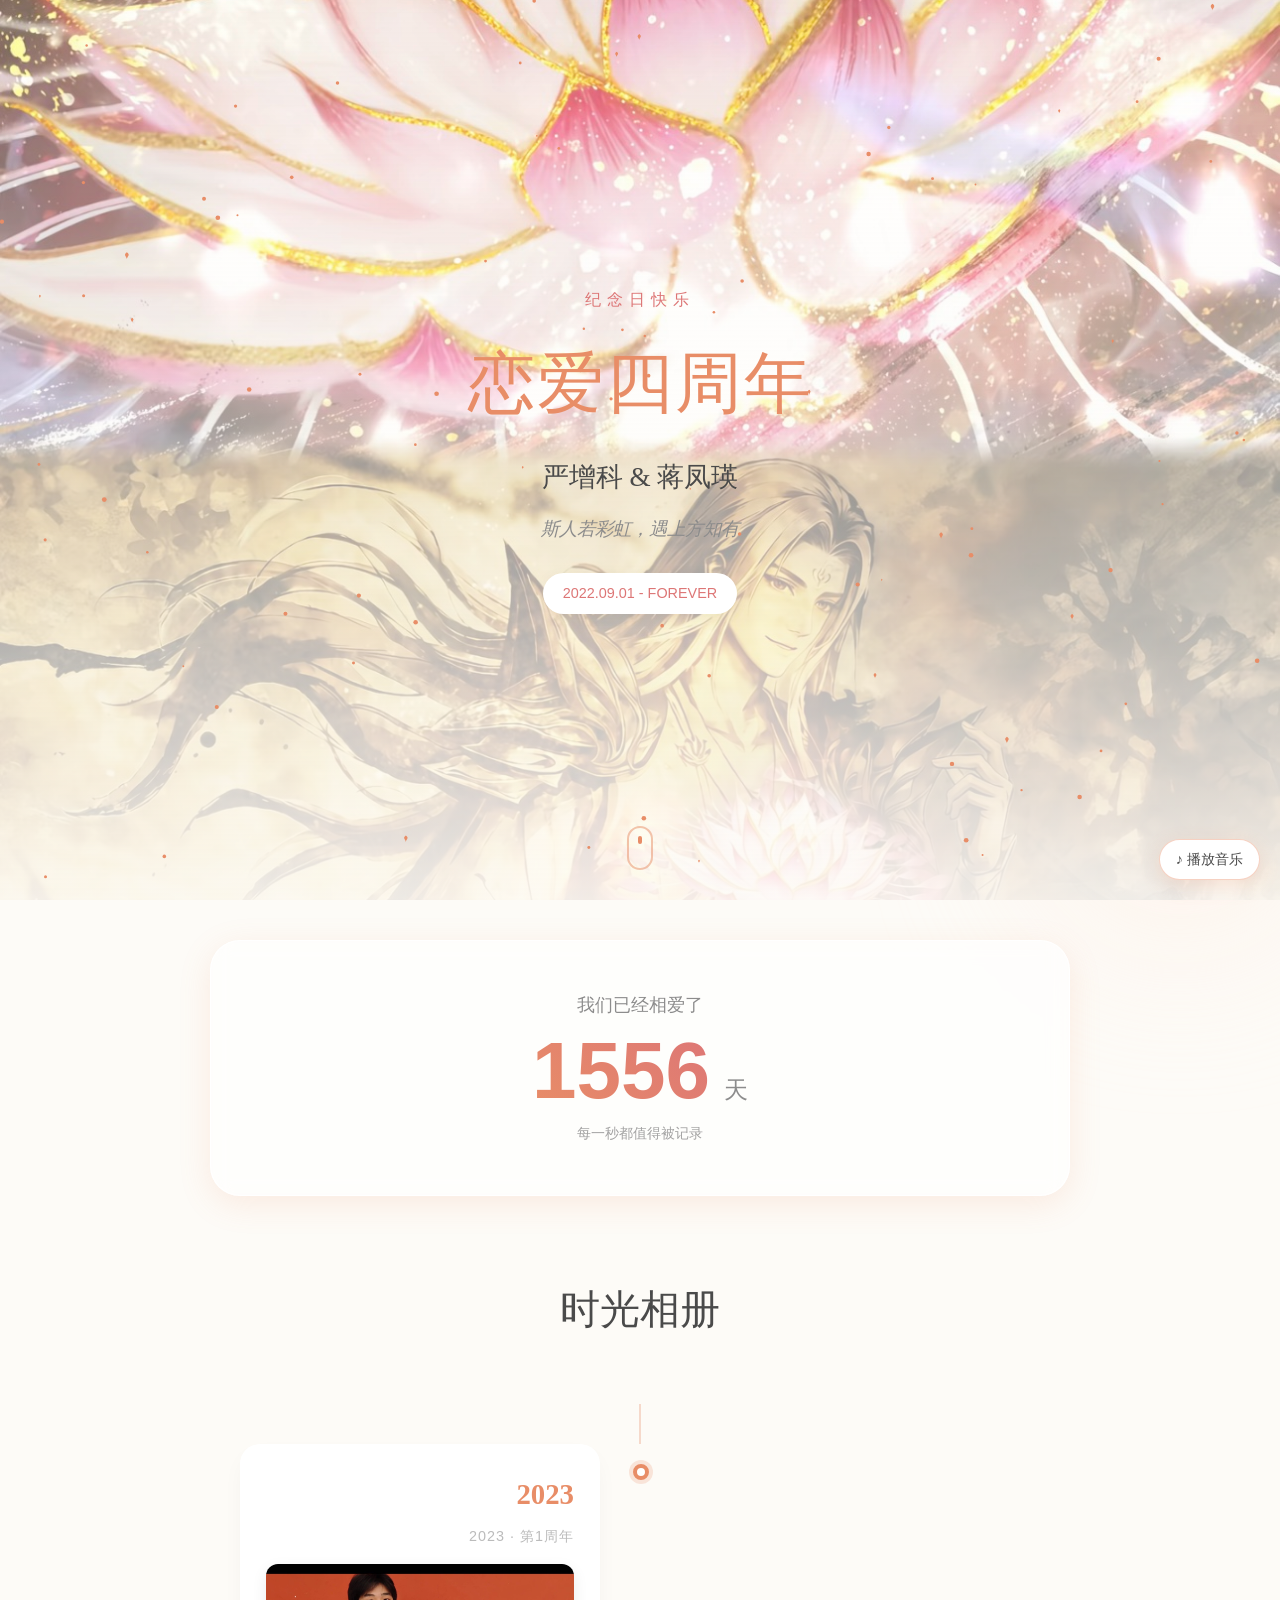
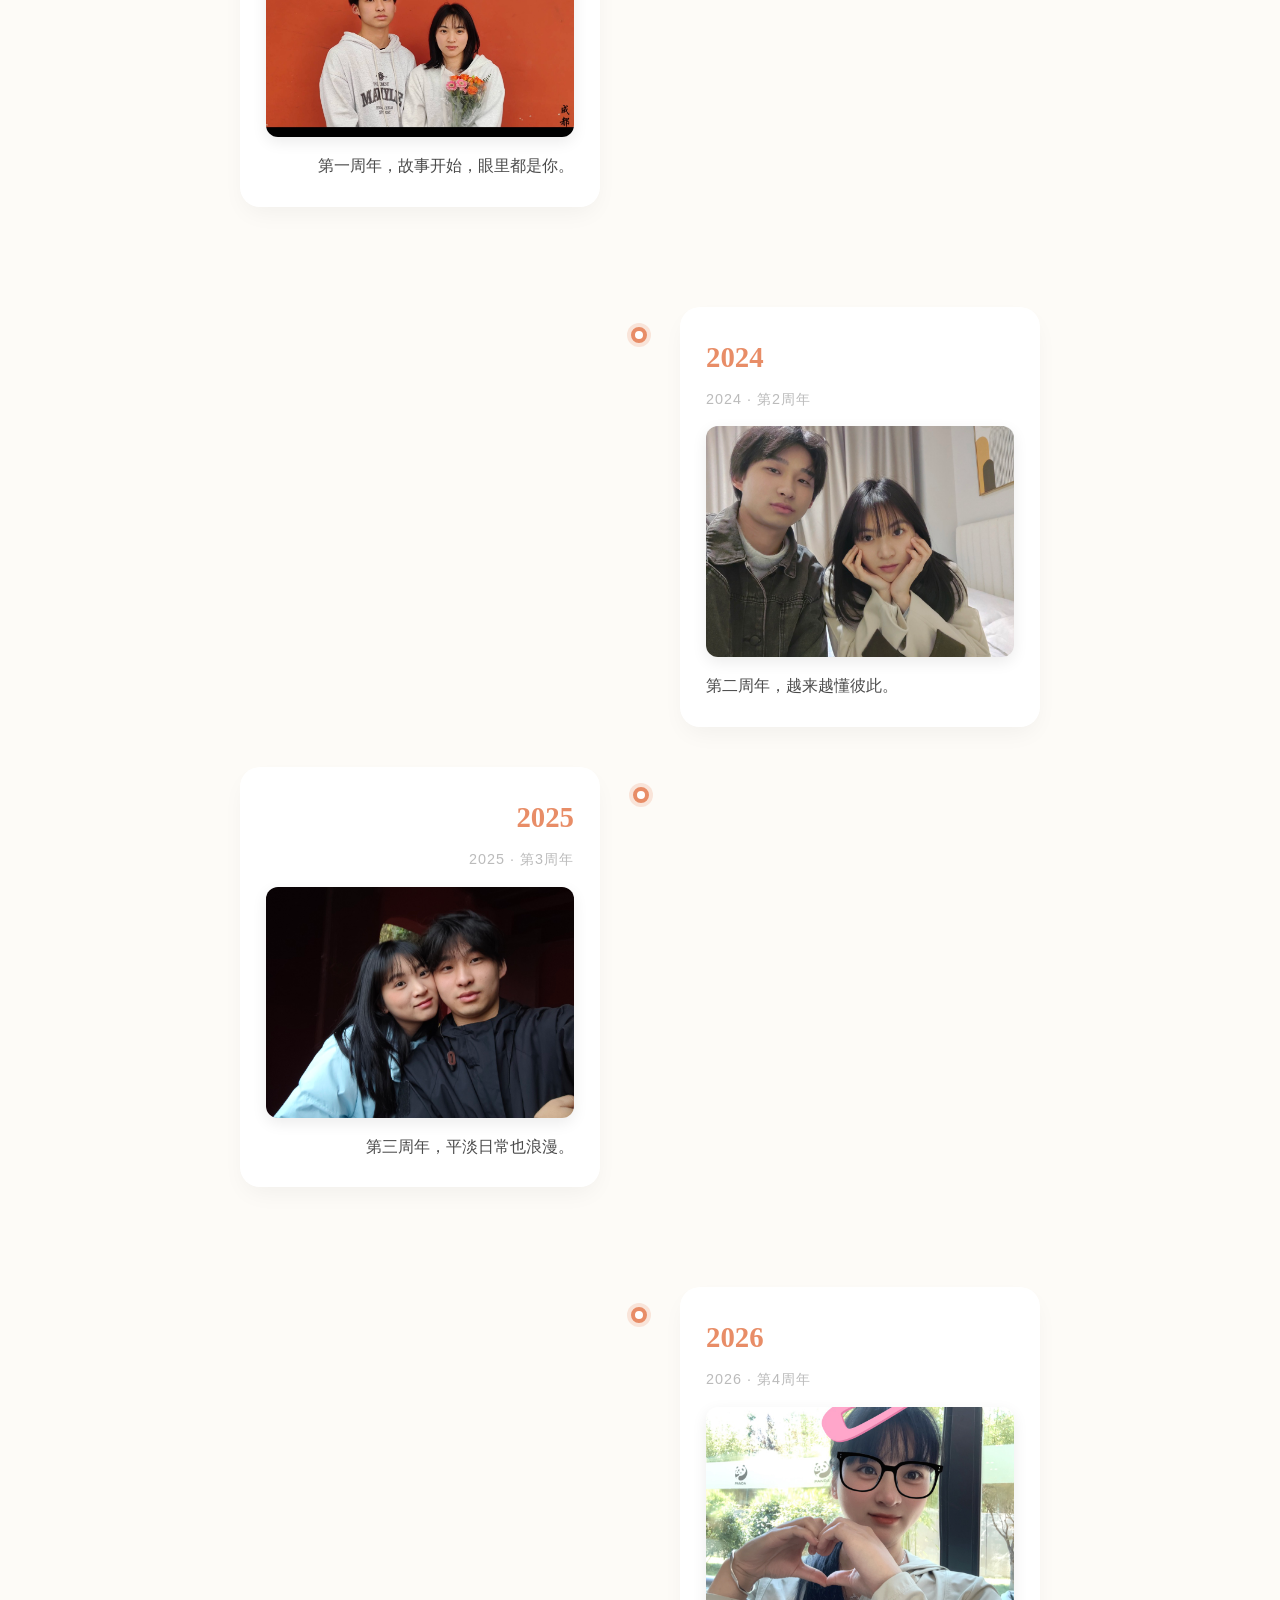
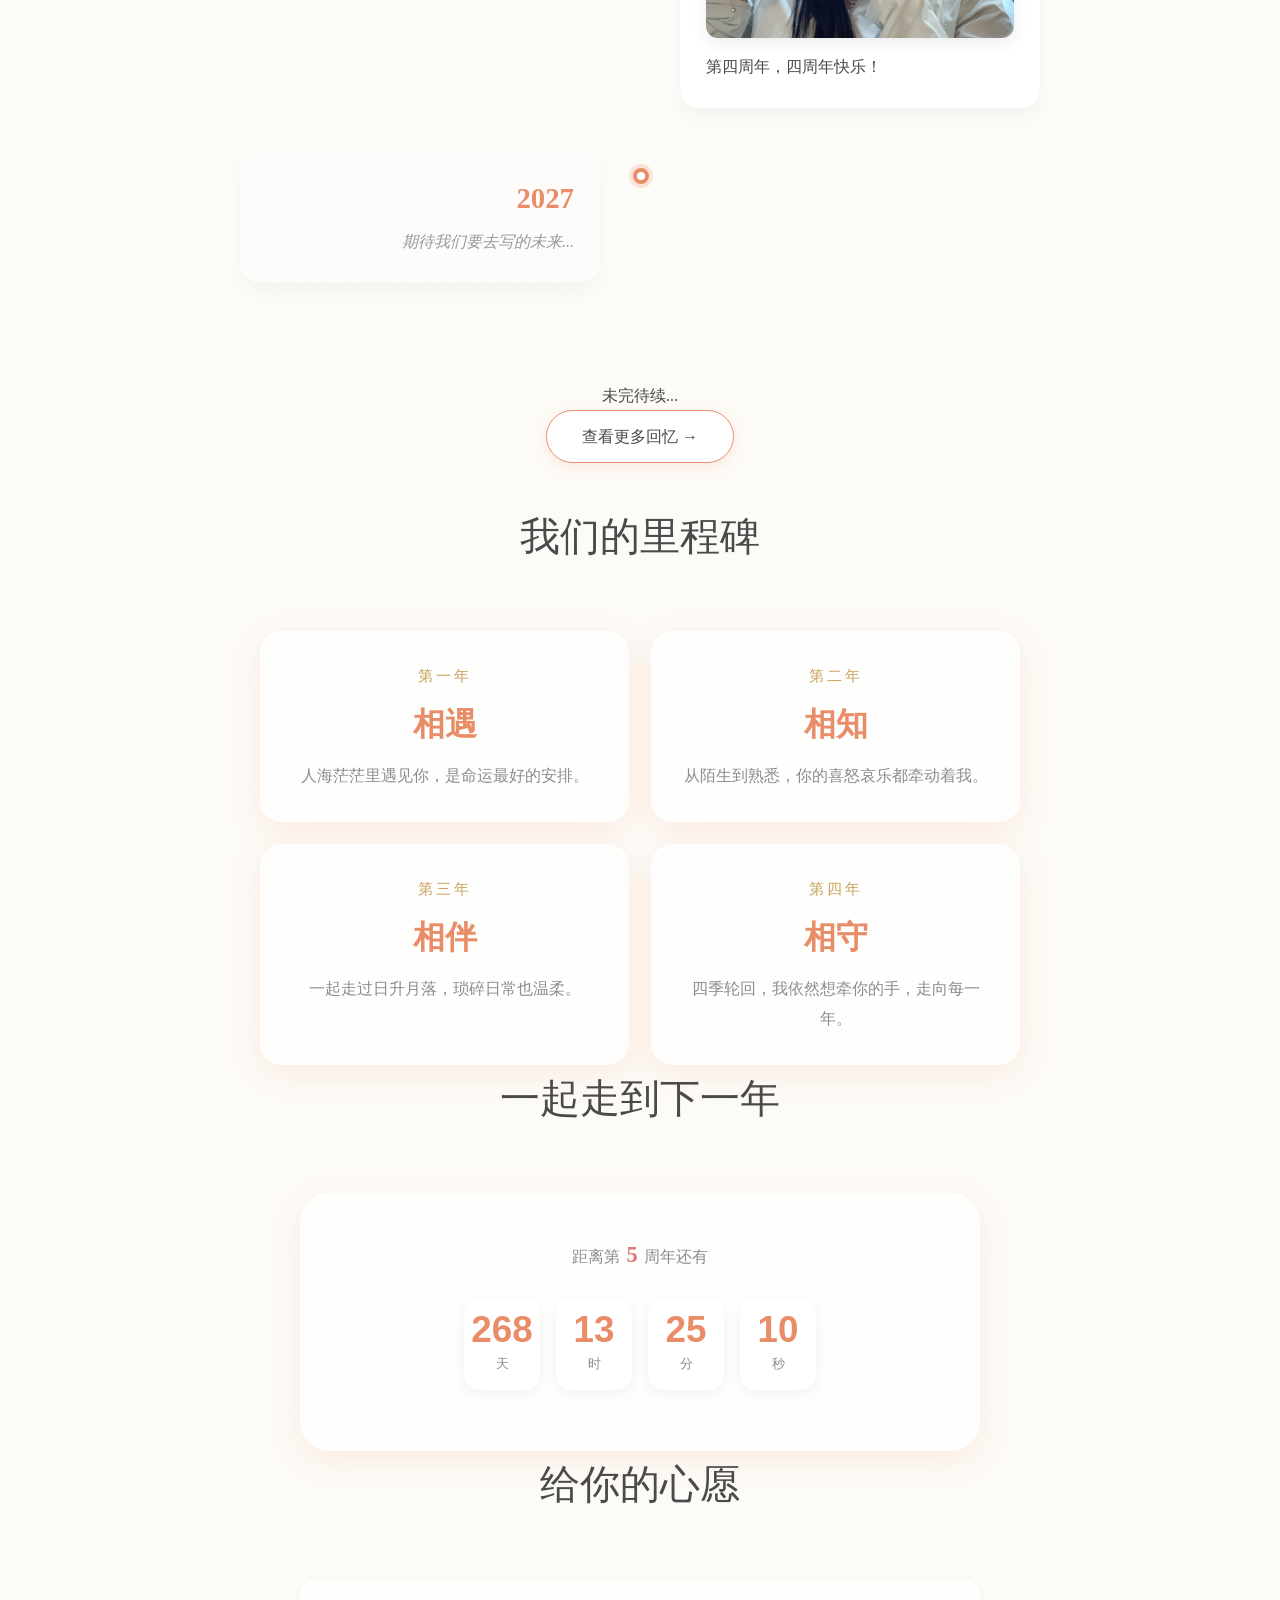
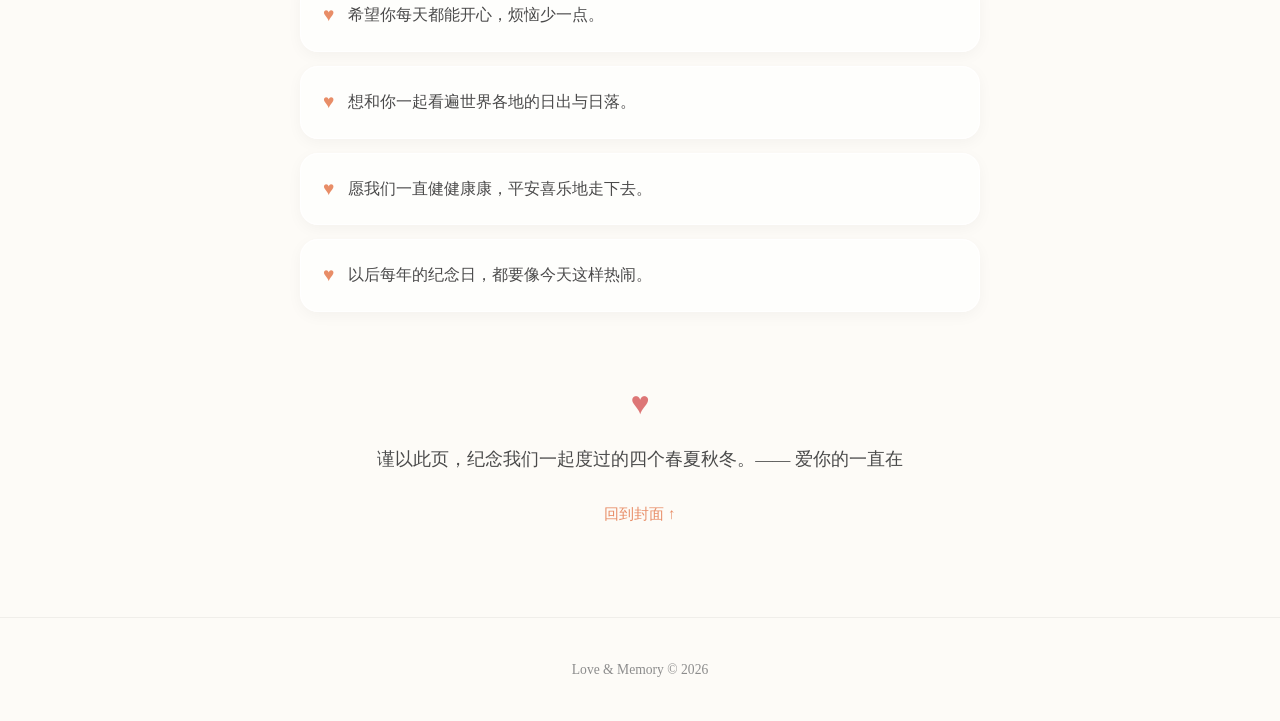
<file: index.html>
<!DOCTYPE html>
<html lang="zh-CN">
<head>
    <meta charset="UTF-8">
    <meta name="viewport" content="width=device-width, initial-scale=1.0">
    <title>恋爱四周年 · 我们的纪念日</title>
    <link rel="preconnect" href="https://fonts.googleapis.cn">
    <link rel="preconnect" href="https://fonts.gstatic.cn" crossorigin>
    <link href="https://fonts.googleapis.cn/css2?family=Ma+Shan+Zheng&family=Noto+Serif+SC:wght@400;700&display=swap" rel="stylesheet">
    <link rel="icon" type="image/svg+xml" href="[data-uri]">
    <meta name="theme-color" content="#fdfbf7">
    <link rel="stylesheet" href="css/style.css">
</head>
<body>
    <div class="bg-blob blob-1"></div>
    <div class="bg-blob blob-2"></div>

    <!-- 背景音乐开关 -->
    <button id="music-toggle" class="music-toggle" aria-label="背景音乐开关">♪ 播放音乐</button>
    <div id="music-tip" class="music-tip"></div>

    <!-- ===== 1. 开场封面 ===== -->
    <section class="hero" id="hero-cover">
        <canvas id="particles" class="hero-particles"></canvas>
        <div class="hero-inner">
            <p class="hero-tag">纪念日快乐</p>
            <h1 id="hero-heading" class="hero-heading handwriting">恋爱四周年</h1>
            <p id="hero-names" class="hero-names"><!-- 双方昵称由 script.js 填充 --></p>
            <p class="hero-subtitle">斯人若彩虹，遇上方知有</p>
            <span id="start-date-display" class="date-tag">Computing...</span>
        </div>
        <a href="#counter" class="scroll-hint" aria-label="向下滚动">
            <span class="scroll-deco"></span>
        </a>
    </section>

    <div class="container">
        <!-- ===== 2. 相爱天数 ===== -->
        <section class="counter-section fade-in" id="counter">
            <p class="counter-label">我们已经相爱了</p>
            <div class="days-wrapper">
                <span class="days-number" id="days-counter">0</span>
                <span class="days-unit">天</span>
            </div>
            <p class="counter-footer">每一秒都值得被记录</p>
        </section>

        <!-- ===== 3. 时光相册 / 时间线 ===== -->
        <section class="timeline-section">
            <h2 class="section-title handwriting fade-in">时光相册</h2>
            <div class="timeline" id="timeline"></div>

            <div class="more-photos-section fade-in">
                <p>未完待续...</p>
                <a href="gallery.html" class="more-btn">查看更多回忆 <span class="arrow">→</span></a>
            </div>
        </section>

        <!-- ===== 4. 回忆里程碑 ===== -->
        <section class="milestones-section">
            <h2 class="section-title handwriting fade-in">我们的里程碑</h2>
            <div class="milestones" id="milestones"></div>
        </section>

        <!-- ===== 5. 纪念日倒计时 ===== -->
        <section class="countdown-section">
            <h2 class="section-title handwriting fade-in">一起走到下一年</h2>
            <div id="countdown-display" class="countdown-display"></div>
        </section>

        <!-- ===== 6. 留言 / 心愿 ===== -->
        <section class="wishes-section">
            <h2 class="section-title handwriting fade-in">给你的心愿</h2>
            <div id="wishes" class="wishes"></div>
        </section>

        <!-- ===== 7. 结尾祝福 ===== -->
        <section class="ending-section">
            <div class="ending-heart">♥</div>
            <p id="ending-text" class="ending-text">谨以此页，纪念我们一起度过的四季。</p>
            <a href="#hero-cover" class="back-top">回到封面 ↑</a>
        </section>
    </div>

    <footer class="fade-in">
        <p>
            Love &amp; Memory © <span id="current-year"></span>
        </p>
    </footer>

    <!-- config.js 先加载：script/particles/countdown/audio 均依赖其中的全局数据 -->
    <script src="js/config.js"></script>
    <script src="js/script.js"></script>
    <script src="js/particles.js"></script>
    <script src="js/countdown.js"></script>
    <script src="js/audio.js"></script>
</body>
</html>
</file>
<file: css/style.css>
:root {
    /* 配色方案：莫兰迪暖色调 - 比原来的亮粉色更高级 */
    --bg-color: #fdfbf7;
    --primary-color: #e88d67; /* 温暖的珊瑚橘粉 */
    --accent-color: #dd7676;
    --text-main: #4a4a4a;
    --text-light: #8c8c8c;
    --card-bg: rgba(255, 255, 255, 0.65);
    --card-border: rgba(255, 255, 255, 0.8);
    --shadow: 0 8px 32px 0 rgba(232, 141, 103, 0.15);
}

* {
    margin: 0;
    padding: 0;
    box-sizing: border-box;
}

body {
    background-color: var(--bg-color);
    font-family: 'Noto Serif SC', serif; /* 使用衬线体更有文学感 */
    color: var(--text-main);
    min-height: 100vh;
    line-height: 1.7;
    overflow-x: hidden;
    position: relative;
}

/* 动态背景球体 - 增加氛围感 */
.bg-blob {
    position: fixed;
    border-radius: 50%;
    filter: blur(80px);
    z-index: -1;
    opacity: 0.6;
    animation: float 10s infinite ease-in-out;
}

.blob-1 {
    width: 400px;
    height: 400px;
    background: #ffe6e6;
    top: -100px;
    left: -100px;
}

.blob-2 {
    width: 300px;
    height: 300px;
    background: #fff0e6;
    bottom: -50px;
    right: -50px;
    animation-delay: -5s;
}

@keyframes float {
    0%, 100% { transform: translate(0, 0); }
    50% { transform: translate(30px, 20px); }
}

.container {
    max-width: 900px; /* 收窄宽度，更精致 */
    margin: 0 auto;
    padding: 40px 20px;
}

/* 通用手写字体类 */
.handwriting {
    font-family: 'Ma Shan Zheng', cursive;
    font-weight: 400;
}

/* Header */
header {
    text-align: center;
    margin-bottom: 60px;
}

.header-card {
    padding: 20px;
}

h1 {
    font-size: 3.5rem;
    color: var(--primary-color);
    margin-bottom: 15px;
    letter-spacing: 2px;
}

.subtitle {
    font-size: 1.1rem;
    color: var(--text-light);
    margin-bottom: 20px;
    font-style: italic;
}

.date-tag {
    display: inline-block;
    padding: 8px 20px;
    background: white;
    border-radius: 50px;
    font-size: 0.9rem;
    color: var(--accent-color);
    box-shadow: 0 4px 15px rgba(0,0,0,0.05);
    font-family: sans-serif; /* 数字用无衬线体更清晰 */
}

/* Counter Section - 毛玻璃卡片 */
.counter-section {
    background: var(--card-bg);
    backdrop-filter: blur(10px);
    -webkit-backdrop-filter: blur(10px);
    border: 1px solid var(--card-border);
    border-radius: 30px;
    padding: 50px 20px;
    text-align: center;
    margin-bottom: 80px;
    box-shadow: var(--shadow);
    transition: transform 0.3s ease;
}

.counter-section:hover {
    transform: translateY(-5px);
}

.counter-label {
    font-size: 1.1rem;
    color: var(--text-light);
    margin-bottom: 10px;
}

.days-wrapper {
    margin: 10px 0;
}

.days-number {
    font-size: 5rem;
    background: linear-gradient(45deg, var(--primary-color), var(--accent-color));
    -webkit-background-clip: text;
    -webkit-text-fill-color: transparent;
    font-weight: 700;
    font-family: sans-serif;
    line-height: 1;
}

.days-unit {
    font-size: 1.5rem;
    color: var(--text-light);
    margin-left: 10px;
}

.counter-footer {
    font-size: 0.9rem;
    color: var(--text-light);
    opacity: 0.8;
}

/* Timeline */
.section-title {
    text-align: center;
    font-size: 2.5rem;
    color: var(--text-main);
    margin-bottom: 60px;
}

.timeline {
    position: relative;
    max-width: 800px;
    margin: 0 auto;
    padding: 20px 0;
}

/* 中间线 */
.timeline::before {
    content: '';
    position: absolute;
    left: 50%;
    top: 0;
    bottom: 0;
    width: 2px;
    background: rgba(232, 141, 103, 0.3); /* 极淡的线 */
    transform: translateX(-50%);
}

.timeline-item {
    padding: 20px 0;
    position: relative;
    width: 50%;
    clear: both;
    opacity: 0; /* 默认隐藏，用于JS做动画 */
    transform: translateY(30px);
    transition: all 0.8s cubic-bezier(0.2, 0.8, 0.2, 1);
}

.timeline-item.visible {
    opacity: 1;
    transform: translateY(0);
}

.timeline-item:nth-child(odd) {
    float: left;
    padding-right: 40px;
    text-align: right;
}

.timeline-item:nth-child(even) {
    float: right;
    padding-left: 40px;
    text-align: left;
    margin-top: 60px; /* 错落感 */
}

/* 装饰点 */
.timeline-marker {
    position: absolute;
    top: 40px;
    width: 16px;
    height: 16px;
    background: white;
    border: 4px solid var(--primary-color);
    border-radius: 50%;
    z-index: 10;
    box-shadow: 0 0 0 4px rgba(232, 141, 103, 0.2);
}

.timeline-item:nth-child(odd) .timeline-marker { right: -9px; }
.timeline-item:nth-child(even) .timeline-marker { left: -9px; }

/* 卡片内容 */
.timeline-content {
    background: white;
    padding: 25px;
    border-radius: 20px;
    box-shadow: 0 10px 25px -5px rgba(0, 0, 0, 0.05);
    border: 1px solid rgba(255,255,255,0.8);
    transition: transform 0.3s ease;
}

.timeline-content:hover {
    transform: translateY(-5px);
    box-shadow: 0 15px 30px -5px rgba(0, 0, 0, 0.1);
}

.timeline-year {
    font-size: 1.8rem;
    color: var(--primary-color);
    font-family: 'Ma Shan Zheng', cursive;
    margin-bottom: 5px;
}

.timeline-date {
    font-size: 0.9rem;
    color: #bbb;
    margin-bottom: 15px;
    font-family: sans-serif;
    letter-spacing: 1px;
}

.timeline-image {
    width: 100%;
    border-radius: 12px;
    margin-bottom: 15px;
    display: block;
    object-fit: cover;
    box-shadow: 0 5px 15px rgba(0,0,0,0.08);
}

.timeline-description {
    font-size: 1rem;
    color: var(--text-main);
    line-height: 1.8;
}

/* 更多按钮 */
.more-photos-section {
    clear: both;
    text-align: center;
    padding-top: 80px;
    padding-bottom: 40px;
}

.more-btn {
    display: inline-block;
    background: white;
    color: var(--text-main);
    border: 1px solid var(--primary-color);
    padding: 12px 35px;
    border-radius: 50px;
    text-decoration: none;
    font-size: 1rem;
    transition: all 0.3s ease;
    box-shadow: 0 4px 15px rgba(232, 141, 103, 0.15);
}

.more-btn:hover {
    background: var(--primary-color);
    color: white;
    box-shadow: 0 8px 20px rgba(232, 141, 103, 0.3);
}

.arrow {
    display: inline-block;
    transition: transform 0.3s;
}

.more-btn:hover .arrow {
    transform: translateX(5px);
}

/* Footer */
footer {
    text-align: center;
    padding: 40px 0;
    color: var(--text-light);
    font-size: 0.85rem;
    border-top: 1px solid rgba(0,0,0,0.05);
    margin-top: 40px;
}

.github-link {
    color: var(--primary-color);
    text-decoration: none;
    opacity: 0.7;
    transition: opacity 0.3s;
}

.github-link:hover {
    opacity: 1;
}

/* 简单的淡入动画类 */
.fade-in {
    animation: fadeIn 1.2s ease-out forwards;
    opacity: 0;
}

@keyframes fadeIn {
    from { opacity: 0; transform: translateY(20px); }
    to { opacity: 1; transform: translateY(0); }
}

/* 响应式设计 - 手机端适配 */
@media (max-width: 768px) {
    .timeline::before {
        left: 20px;
    }

    .timeline-item {
        width: 100%;
        float: none;
        padding-left: 50px;
        padding-right: 0;
        text-align: left;
        margin-top: 30px !important;
    }

    .timeline-item:nth-child(even) {
        float: none;
    }

    .timeline-item:nth-child(odd) .timeline-marker,
    .timeline-item:nth-child(even) .timeline-marker {
        left: 12px;
        right: auto;
    }

    h1 { font-size: 2.5rem; }
    .days-number { font-size: 3.5rem; }
}

/* ============================================================
 * 以下为「恋爱四周年」补齐的新区块样式
 * ============================================================ */
:root {
    --gold: #c9a05c;
    --gold-soft: #e9d7b0;
    --berry: #5c1f2e;
}

/* 开场封面 HERO */
.hero {
    position: relative;
    min-height: 100vh;
    display: flex;
    align-items: center;
    justify-content: center;
    text-align: center;
    overflow: hidden;
    background-size: cover;
    background-position: center;
    background-color: #fbeef0;
}
.hero::before {
    content: '';
    position: absolute;
    inset: 0;
    background: linear-gradient(180deg, rgba(253, 251, 247, 0.2), rgba(253, 251, 247, 0.92));
    z-index: 1;
}
.hero-particles {
    position: absolute;
    inset: 0;
    width: 100%;
    height: 100%;
    z-index: 2;
}
.hero-inner {
    position: relative;
    z-index: 3;
    padding: 0 20px;
    animation: fadeIn 1.4s ease-out both;
}
.hero-tag {
    color: var(--accent-color);
    letter-spacing: 6px;
    margin-bottom: 14px;
    font-size: 1rem;
}
.hero-heading {
    font-size: 4.2rem;
    color: var(--primary-color);
    margin-bottom: 12px;
}
.hero-names {
    font-family: 'Ma Shan Zheng', cursive;
    font-size: 1.7rem;
    color: var(--text-main);
    margin-bottom: 14px;
}
.hero-subtitle {
    color: var(--text-light);
    font-style: italic;
    margin-bottom: 28px;
    font-size: 1.15rem;
}

/* 向下滚动提示 */
.scroll-hint {
    position: absolute;
    bottom: 30px;
    left: 50%;
    transform: translateX(-50%);
    z-index: 3;
    width: 26px;
    height: 44px;
    border: 2px solid rgba(232, 141, 103, 0.5);
    border-radius: 20px;
    display: flex;
    justify-content: center;
    padding-top: 8px;
}
.scroll-deco {
    width: 4px;
    height: 8px;
    background: var(--primary-color);
    border-radius: 2px;
    animation: scrollBounce 1.6s infinite;
}
@keyframes scrollBounce {
    0% { transform: translateY(0); opacity: 1; }
    70% { transform: translateY(14px); opacity: 0; }
    100% { opacity: 0; }
}

/* 通用滚动淡入（里程碑/心愿等） */
.reveal {
    opacity: 0;
    transform: translateY(30px);
    transition: all 0.8s cubic-bezier(0.2, 0.8, 0.2, 1);
}
.reveal.visible {
    opacity: 1;
    transform: translateY(0);
}

/* 回忆里程碑 */
.milestones {
    display: grid;
    grid-template-columns: repeat(2, 1fr);
    gap: 22px;
    max-width: 760px;
    margin: 0 auto;
}
.milestone-card {
    background: var(--card-bg);
    backdrop-filter: blur(10px);
    -webkit-backdrop-filter: blur(10px);
    border: 1px solid var(--card-border);
    border-radius: 22px;
    padding: 30px 24px;
    box-shadow: var(--shadow);
    text-align: center;
    transition: transform 0.3s ease;
}
.milestone-card:hover {
    transform: translateY(-5px);
}
.milestone-step {
    display: inline-block;
    color: var(--gold);
    letter-spacing: 3px;
    font-size: 0.95rem;
    margin-bottom: 8px;
}
.milestone-title {
    font-family: 'Ma Shan Zheng', cursive;
    font-size: 2rem;
    color: var(--primary-color);
    margin-bottom: 10px;
}
.milestone-text {
    color: var(--text-light);
    font-size: 0.98rem;
    line-height: 1.9;
}

/* 纪念日倒计时 */
.countdown-display {
    max-width: 680px;
    margin: 0 auto;
    text-align: center;
    background: var(--card-bg);
    backdrop-filter: blur(10px);
    -webkit-backdrop-filter: blur(10px);
    border: 1px solid var(--card-border);
    border-radius: 30px;
    padding: 42px 20px;
    box-shadow: var(--shadow);
}
.cd-grid {
    display: flex;
    justify-content: center;
    gap: 16px;
    margin: 24px 0 18px;
    flex-wrap: wrap;
}
.cd-cell {
    display: flex;
    flex-direction: column;
    align-items: center;
    background: white;
    border-radius: 16px;
    padding: 14px 6px;
    min-width: 76px;
    box-shadow: 0 4px 15px rgba(0, 0, 0, 0.05);
}
.cd-num {
    font-size: 2.3rem;
    font-family: sans-serif;
    font-weight: 700;
    color: var(--primary-color);
    line-height: 1;
}
.cd-unit {
    font-size: 0.8rem;
    color: var(--text-light);
    margin-top: 6px;
}
.cd-sum, .cd-foot {
    color: var(--text-light);
    font-size: 1rem;
}
.cd-sum b {
    color: var(--accent-color);
    font-size: 1.4rem;
    margin: 0 2px;
}

/* 留言 / 心愿 */
.wishes {
    max-width: 680px;
    margin: 0 auto;
}
.wish-item {
    display: flex;
    align-items: flex-start;
    gap: 14px;
    background: var(--card-bg);
    border: 1px solid var(--card-border);
    border-radius: 18px;
    padding: 20px 22px;
    margin-bottom: 14px;
    box-shadow: 0 4px 15px rgba(0, 0, 0, 0.04);
}
.wish-heart {
    color: var(--primary-color);
    font-size: 1.2rem;
    line-height: 1.6;
}
.wish-item p {
    color: var(--text-main);
    line-height: 1.9;
}

/* 结尾祝福 */
.ending-section {
    text-align: center;
    padding: 50px 0 10px;
}
.ending-heart {
    font-size: 2rem;
    color: var(--accent-color);
    animation: beat 1.6s infinite;
    margin-bottom: 12px;
}
@keyframes beat {
    0%, 100% { transform: scale(1); }
    50% { transform: scale(1.15); }
}
.ending-text {
    max-width: 560px;
    margin: 0 auto 22px;
    font-size: 1.1rem;
    color: var(--text-main);
    line-height: 2;
}
.back-top {
    display: inline-block;
    color: var(--primary-color);
    text-decoration: none;
    font-size: 0.95rem;
}

/* 背景音乐开关 */
.music-toggle {
    position: fixed;
    right: 20px;
    bottom: 20px;
    z-index: 50;
    background: white;
    border: 1px solid rgba(232, 141, 103, 0.4);
    color: var(--text-main);
    padding: 10px 16px;
    border-radius: 50px;
    cursor: pointer;
    font-size: 0.9rem;
    box-shadow: 0 6px 20px rgba(232, 141, 103, 0.2);
    transition: all 0.3s;
}
.music-toggle:hover,
.music-toggle.playing {
    background: var(--primary-color);
    color: #fff;
    box-shadow: 0 8px 24px rgba(232, 141, 103, 0.35);
}
.music-tip {
    position: fixed;
    right: 20px;
    bottom: 76px;
    z-index: 50;
    background: var(--berry);
    color: #fff;
    padding: 8px 14px;
    border-radius: 10px;
    font-size: 0.85rem;
    opacity: 0;
    transform: translateY(6px);
    transition: all 0.3s;
    pointer-events: none;
    max-width: 70vw;
}
.music-tip.show {
    opacity: 1;
    transform: translateY(0);
}

/* 移动端适配（手机优先） */
@media (max-width: 768px) {
    .hero-heading { font-size: 3rem; }
    .hero-names { font-size: 1.4rem; }
    .milestones { grid-template-columns: 1fr; }
    .cd-cell { min-width: 62px; }
    .cd-num { font-size: 1.8rem; }
    .card-stack .wish-item { padding: 16px 18px; }
    .music-toggle { right: 14px; bottom: 14px; padding: 8px 12px; font-size: 0.82rem; }
    .music-tip { right: 14px; bottom: 66px; }
}
</file>
